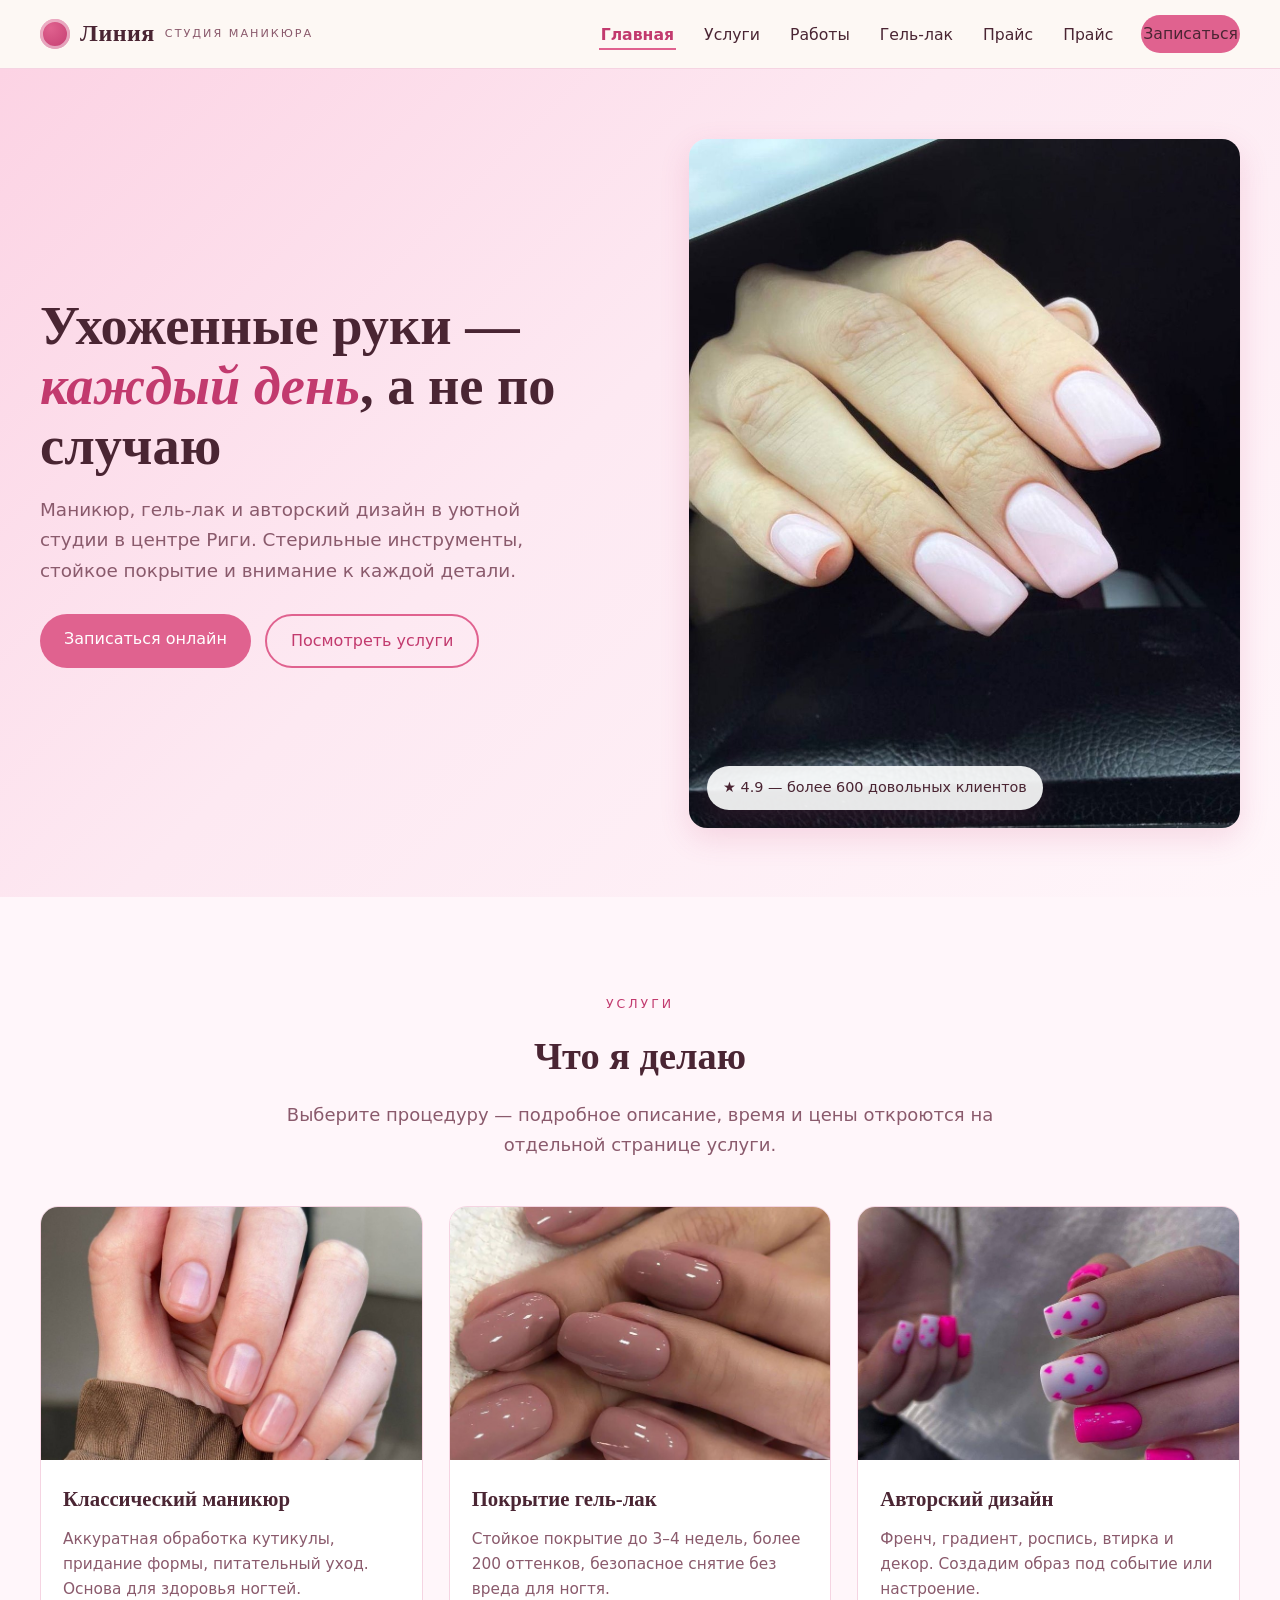
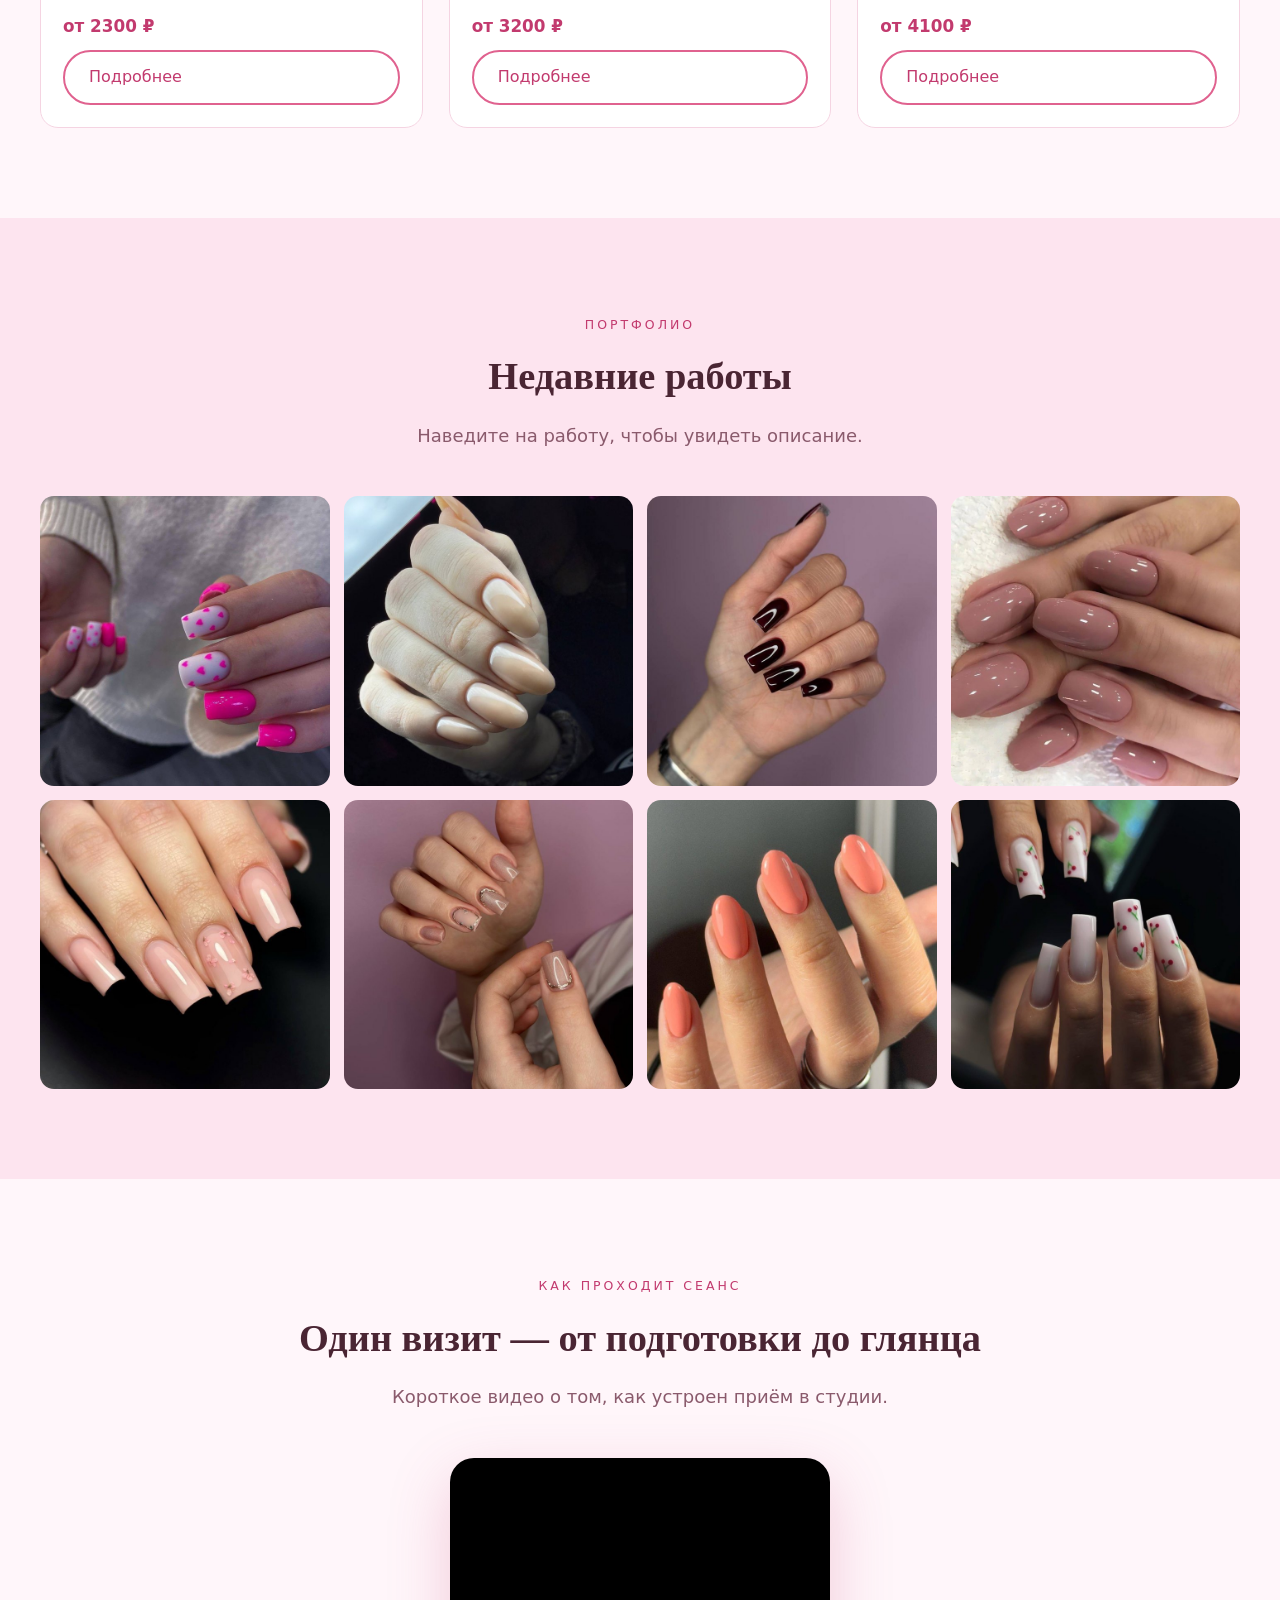
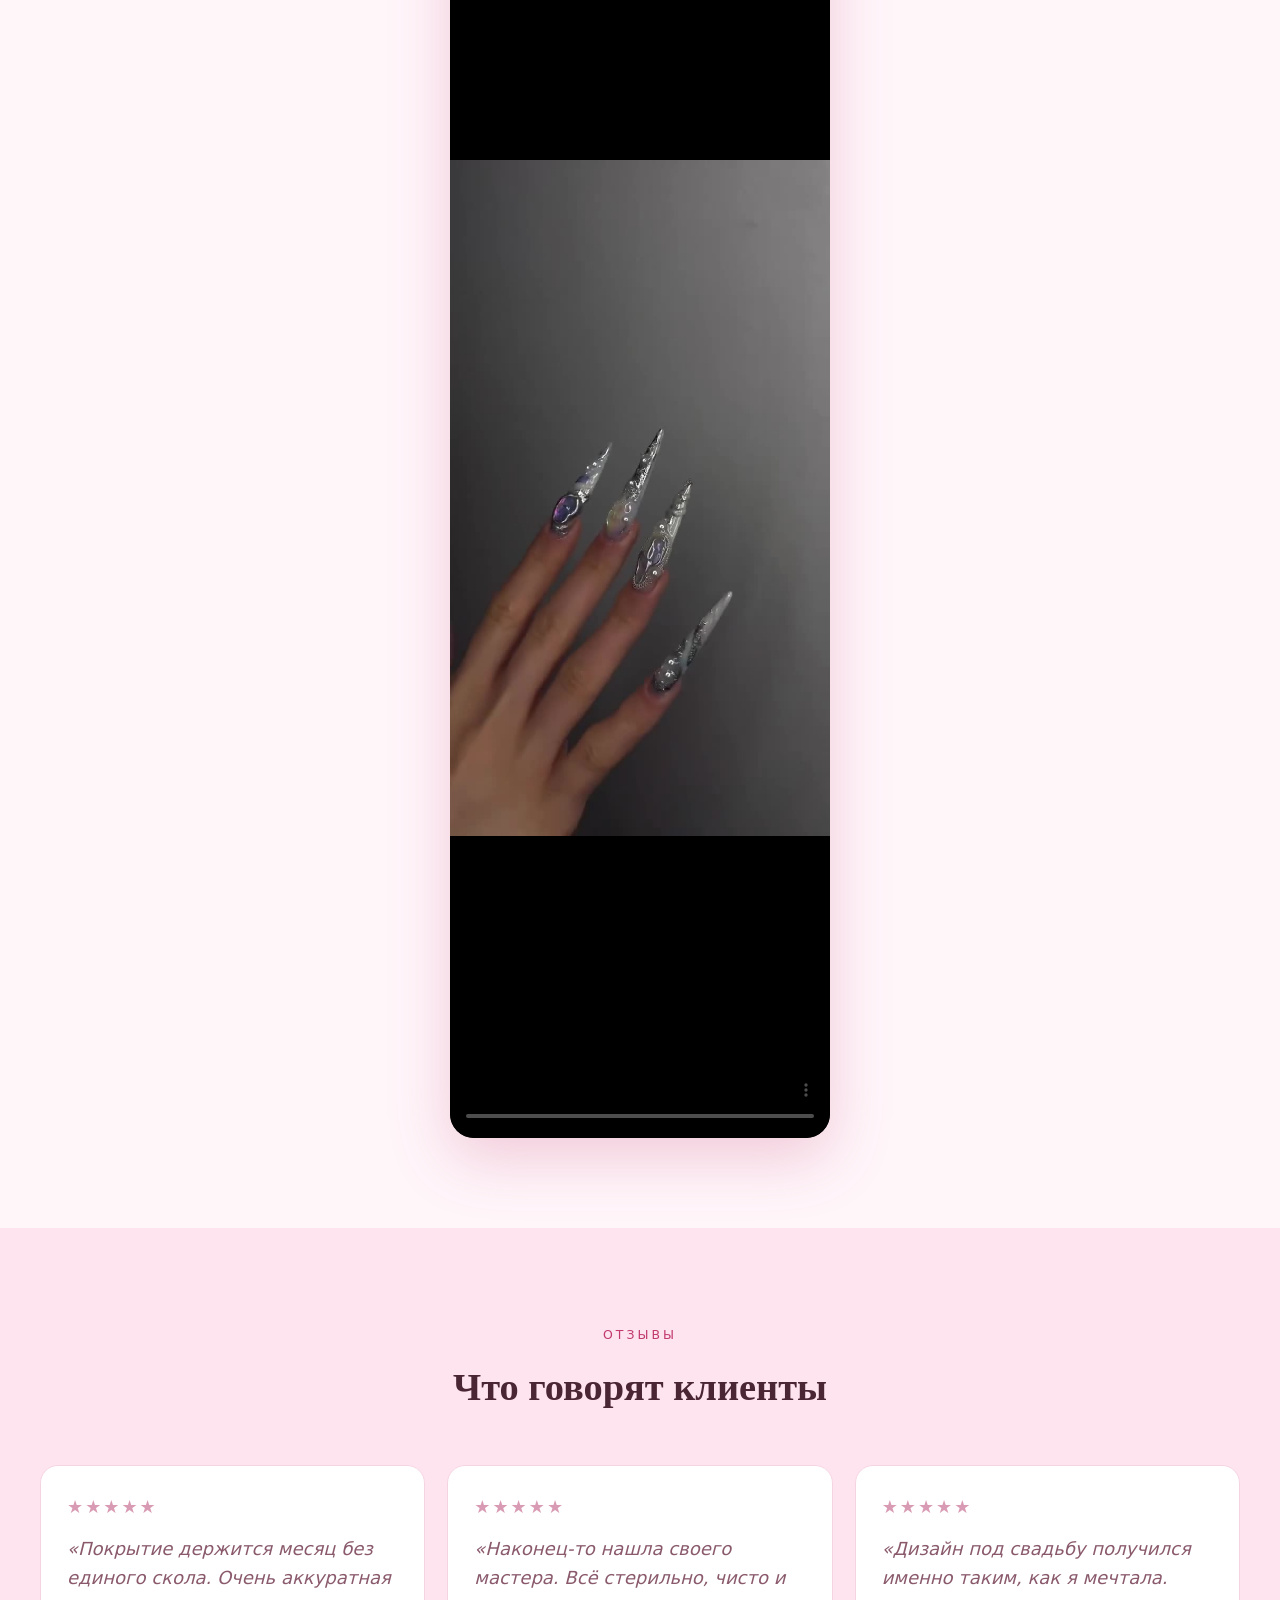
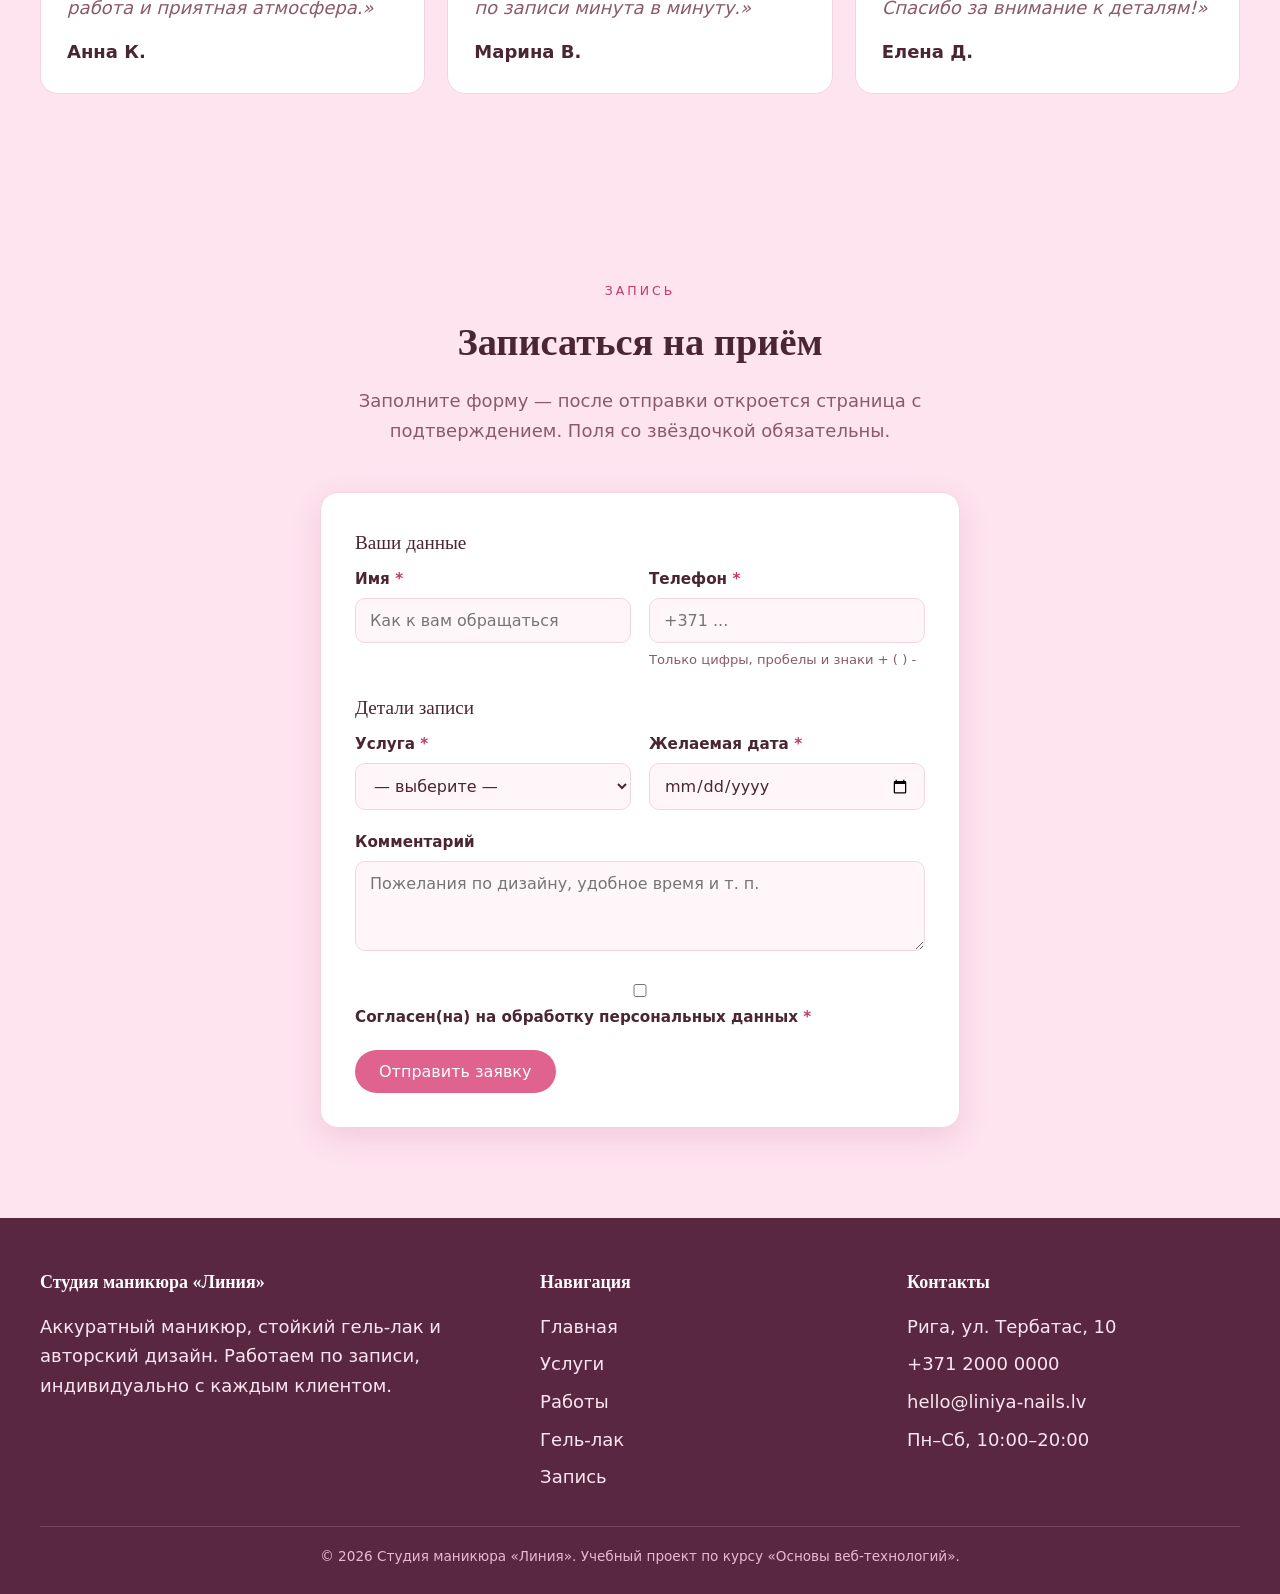
<file: index.html>
<!DOCTYPE html>
<html lang="ru">
<head>
  <meta charset="UTF-8">
  <meta name="viewport" content="width=device-width, initial-scale=1.0">
  <meta name="description" content="Студия маникюра «Линия» — аккуратный маникюр, гель-лак и дизайн ногтей. Запись онлайн, стерильные инструменты, опытный мастер.">
  <title>Студия маникюра «Линия» — маникюр, гель-лак и дизайн ногтей</title>
  <link rel="icon" href="img/favicon.svg" type="image/svg+xml">
  <link rel="stylesheet" href="css/style.css">
</head>
<body>
  <a class="skip-link" href="#main">Перейти к основному содержимому</a>

  <!-- ШАПКА (единая для всех страниц) -->
  <header class="site-header">
    <div class="header-inner">
      <a class="logo" href="index.html" aria-label="Студия маникюра Линия, на главную">
        <span class="mark" aria-hidden="true"></span>
        Линия<span class="sub">студия маникюра</span>
      </a>
      <nav class="nav" aria-label="Основное меню">
        <ul>
          <li><a href="index.html" aria-current="page">Главная</a></li>
          <li><a href="index.html#services">Услуги</a></li>
          <li><a href="index.html#portfolio">Работы</a></li>
          <li><a href="service.html">Гель-лак</a></li>
            <li><a href="price.html">Прайс</a></li>
          <li><a href="price.html">Прайс</a></li>
          <li><a href="index.html#booking" class="btn">Записаться</a></li>
        </ul>
      </nav>
    </div>
  </header>

  <main id="main">

    <!-- HERO -->
    <section class="hero">
      <div class="hero-inner">
        <div class="hero-text reveal">
          <h1>Ухоженные руки — <em>каждый день</em>, а не по случаю</h1>
          <p class="lead">Маникюр, гель-лак и авторский дизайн в уютной студии в центре Риги. Стерильные инструменты, стойкое покрытие и внимание к каждой детали.</p>
          <div class="hero-actions">
            <a href="#booking" class="btn">Записаться онлайн</a>
            <a href="#services" class="btn btn-ghost">Посмотреть услуги</a>
          </div>
        </div>
        <figure class="hero-figure">
          <img src="img/hero.jpg" alt="Иллюстрация ухоженной руки с аккуратным маникюром в розовых тонах">
          <figcaption class="hero-badge">★ 4.9 — более 600 довольных клиентов</figcaption>
        </figure>
      </div>
    </section>

    <!-- УСЛУГИ -->
    <section class="section" id="services">
      <div class="container">
        <div class="section-head">
          <span class="eyebrow">Услуги</span>
          <h2>Что я делаю</h2>
          <p>Выберите процедуру — подробное описание, время и цены откроются на отдельной странице услуги.</p>
        </div>
        <div class="cards">
          <article class="card reveal">
            <img src="img/svc-classic.jpg" alt="Классический маникюр: ухоженные ногти естественной формы">
            <div class="card-body">
              <h3>Классический маникюр</h3>
              <p>Аккуратная обработка кутикулы, придание формы, питательный уход. Основа для здоровья ногтей.</p>
              <span class="price">от 2300 ₽</span>
              <a href="service.html" class="btn btn-ghost">Подробнее</a>
            </div>
          </article>
          <article class="card reveal d1">
            <img src="img/svc-gel.jpg" alt="Маникюр с покрытием гель-лак насыщенного цвета">
            <div class="card-body">
              <h3>Покрытие гель-лак</h3>
              <p>Стойкое покрытие до 3–4 недель, более 200 оттенков, безопасное снятие без вреда для ногтя.</p>
              <span class="price">от 3200 ₽</span>
              <a href="service.html" class="btn btn-ghost">Подробнее</a>
            </div>
          </article>
          <article class="card reveal d2">
            <img src="img/svc-design.jpg" alt="Ногти с художественным дизайном и декором">
            <div class="card-body">
              <h3>Авторский дизайн</h3>
              <p>Френч, градиент, роспись, втирка и декор. Создадим образ под событие или настроение.</p>
              <span class="price">от 4100 ₽</span>
              <a href="service.html" class="btn btn-ghost">Подробнее</a>
            </div>
          </article>
        </div>
      </div>
    </section>

    <!-- ПОРТФОЛИО -->
    <section class="section alt" id="portfolio">
      <div class="container">
        <div class="section-head">
          <span class="eyebrow">Портфолио</span>
          <h2>Недавние работы</h2>
          <p>Наведите на работу, чтобы увидеть описание.</p>
        </div>
        <div class="gallery">
          <figure><img src="img/port-1.jpg" alt="Нежный розовый маникюр с глянцевым покрытием"><figcaption>Розовый глянец</figcaption></figure>
          <figure><img src="img/port-2.jpg" alt="Маникюр в золотисто-бежевых тонах"><figcaption>Тёплый беж</figcaption></figure>
          <figure><img src="img/port-3.jpg" alt="Маникюр в винном оттенке"><figcaption>Винный гель-лак</figcaption></figure>
          <figure><img src="img/port-4.jpg" alt="Пудровый розовый маникюр"><figcaption>Пудра</figcaption></figure>
          <figure><img src="img/port-5.jpg" alt="Светлый romantic-маникюр"><figcaption>Романтика</figcaption></figure>
          <figure><img src="img/port-6.jpg" alt="Приглушённый розово-коричневый оттенок"><figcaption>Мокко-роуз</figcaption></figure>
          <figure><img src="img/port-7.jpg" alt="Коралловый летний маникюр"><figcaption>Коралл</figcaption></figure>
          <figure><img src="img/port-8.jpg" alt="Глубокий ягодный оттенок ногтей"><figcaption>Ягода</figcaption></figure>
        </div>
      </div>
    </section>

    <!-- ВИДЕО (мультимедиа) -->
    <section class="section" id="video">
      <div class="container">
        <div class="section-head">
          <span class="eyebrow">Как проходит сеанс</span>
          <h2>Один визит — от подготовки до глянца</h2>
          <p>Короткое видео о том, как устроен приём в студии.</p>
        </div>
        <div class="video-wrap video-wrap--vertical">
          <video controls preload="metadata" poster="img/video-poster-main.jpg" width="720" height="1280">
            <source src="img/promo-main.mp4" type="video/mp4">
            Ваш браузер не поддерживает встроенное видео. Вы можете
            <a href="img/promo-main.mp4">скачать видео</a>.
          </video>
        </div>
      </div>
    </section>

    <!-- ОТЗЫВЫ -->
    <section class="section alt" id="reviews">
      <div class="container">
        <div class="section-head">
          <span class="eyebrow">Отзывы</span>
          <h2>Что говорят клиенты</h2>
        </div>
        <div class="reviews">
          <blockquote class="review reveal">
            <div class="stars" aria-label="Оценка 5 из 5">★★★★★</div>
            <p>«Покрытие держится месяц без единого скола. Очень аккуратная работа и приятная атмосфера.»</p>
            <div class="who">Анна К.</div>
          </blockquote>
          <blockquote class="review reveal d1">
            <div class="stars" aria-label="Оценка 5 из 5">★★★★★</div>
            <p>«Наконец-то нашла своего мастера. Всё стерильно, чисто и по записи минута в минуту.»</p>
            <div class="who">Марина В.</div>
          </blockquote>
          <blockquote class="review reveal d2">
            <div class="stars" aria-label="Оценка 5 из 5">★★★★★</div>
            <p>«Дизайн под свадьбу получился именно таким, как я мечтала. Спасибо за внимание к деталям!»</p>
            <div class="who">Елена Д.</div>
          </blockquote>
        </div>
      </div>
    </section>

    <!-- ФОРМА ЗАПИСИ -->
    <section class="section form-section" id="booking">
      <div class="container">
        <div class="section-head">
          <span class="eyebrow">Запись</span>
          <h2>Записаться на приём</h2>
          <p>Заполните форму — после отправки откроется страница с подтверждением. Поля со звёздочкой обязательны.</p>
        </div>
        <!-- При отправке переход на thanks.html. required-поля не дают отправить пустую форму -->
        <form class="booking-form" action="thanks.html" method="get">
          <fieldset>
            <legend>Ваши данные</legend>
            <div class="form-row">
              <div class="field">
                <label for="name">Имя <span class="req" aria-hidden="true">*</span></label>
                <input type="text" id="name" name="name" required minlength="2" autocomplete="given-name" placeholder="Как к вам обращаться">
              </div>
              <div class="field">
                <label for="phone">Телефон <span class="req" aria-hidden="true">*</span></label>
                <input type="tel" id="phone" name="phone" required pattern="[0-9+()\s-]{6,}" autocomplete="tel" placeholder="+371 ..." >
                <span class="hint">Только цифры, пробелы и знаки + ( ) -</span>
              </div>
            </div>
          </fieldset>

          <fieldset>
            <legend>Детали записи</legend>
            <div class="form-row">
              <div class="field">
                <label for="service">Услуга <span class="req" aria-hidden="true">*</span></label>
                <select id="service" name="service" required>
                  <option value="">— выберите —</option>
                  <option value="classic">Классический маникюр</option>
                  <option value="gel">Покрытие гель-лак</option>
                  <option value="design">Авторский дизайн</option>
                </select>
              </div>
              <div class="field">
                <label for="date">Желаемая дата <span class="req" aria-hidden="true">*</span></label>
                <input type="date" id="date" name="date" required>
              </div>
            </div>
            <div class="field">
              <label for="comment">Комментарий</label>
              <textarea id="comment" name="comment" placeholder="Пожелания по дизайну, удобное время и т. п."></textarea>
            </div>
            <div class="field">
              <label>
                <input type="checkbox" name="agree" required>
                Согласен(на) на обработку персональных данных <span class="req" aria-hidden="true">*</span>
              </label>
            </div>
          </fieldset>

          <button type="submit" class="btn">Отправить заявку</button>
        </form>
      </div>
    </section>

  </main>

  <!-- ПОДВАЛ (единый для всех страниц) -->
  <footer class="site-footer">
    <div class="container">
      <div class="footer-grid">
        <div>
          <h4>Студия маникюра «Линия»</h4>
          <p>Аккуратный маникюр, стойкий гель-лак и авторский дизайн. Работаем по записи, индивидуально с каждым клиентом.</p>
        </div>
        <div>
          <h4>Навигация</h4>
          <ul>
            <li><a href="index.html">Главная</a></li>
            <li><a href="index.html#services">Услуги</a></li>
            <li><a href="index.html#portfolio">Работы</a></li>
            <li><a href="service.html">Гель-лак</a></li>
            <li><a href="index.html#booking">Запись</a></li>
          </ul>
        </div>
        <div>
          <h4>Контакты</h4>
          <ul>
            <li>Рига, ул. Тербатас, 10</li>
            <li><a href="tel:+37120000000">+371 2000 0000</a></li>
            <li><a href="mailto:hello@liniya-nails.lv">hello@liniya-nails.lv</a></li>
            <li>Пн–Сб, 10:00–20:00</li>
          </ul>
        </div>
      </div>
      <div class="footer-bottom">
        © 2026 Студия маникюра «Линия». Учебный проект по курсу «Основы веб-технологий».
      </div>
    </div>
  </footer>

</body>
</html>
</file>
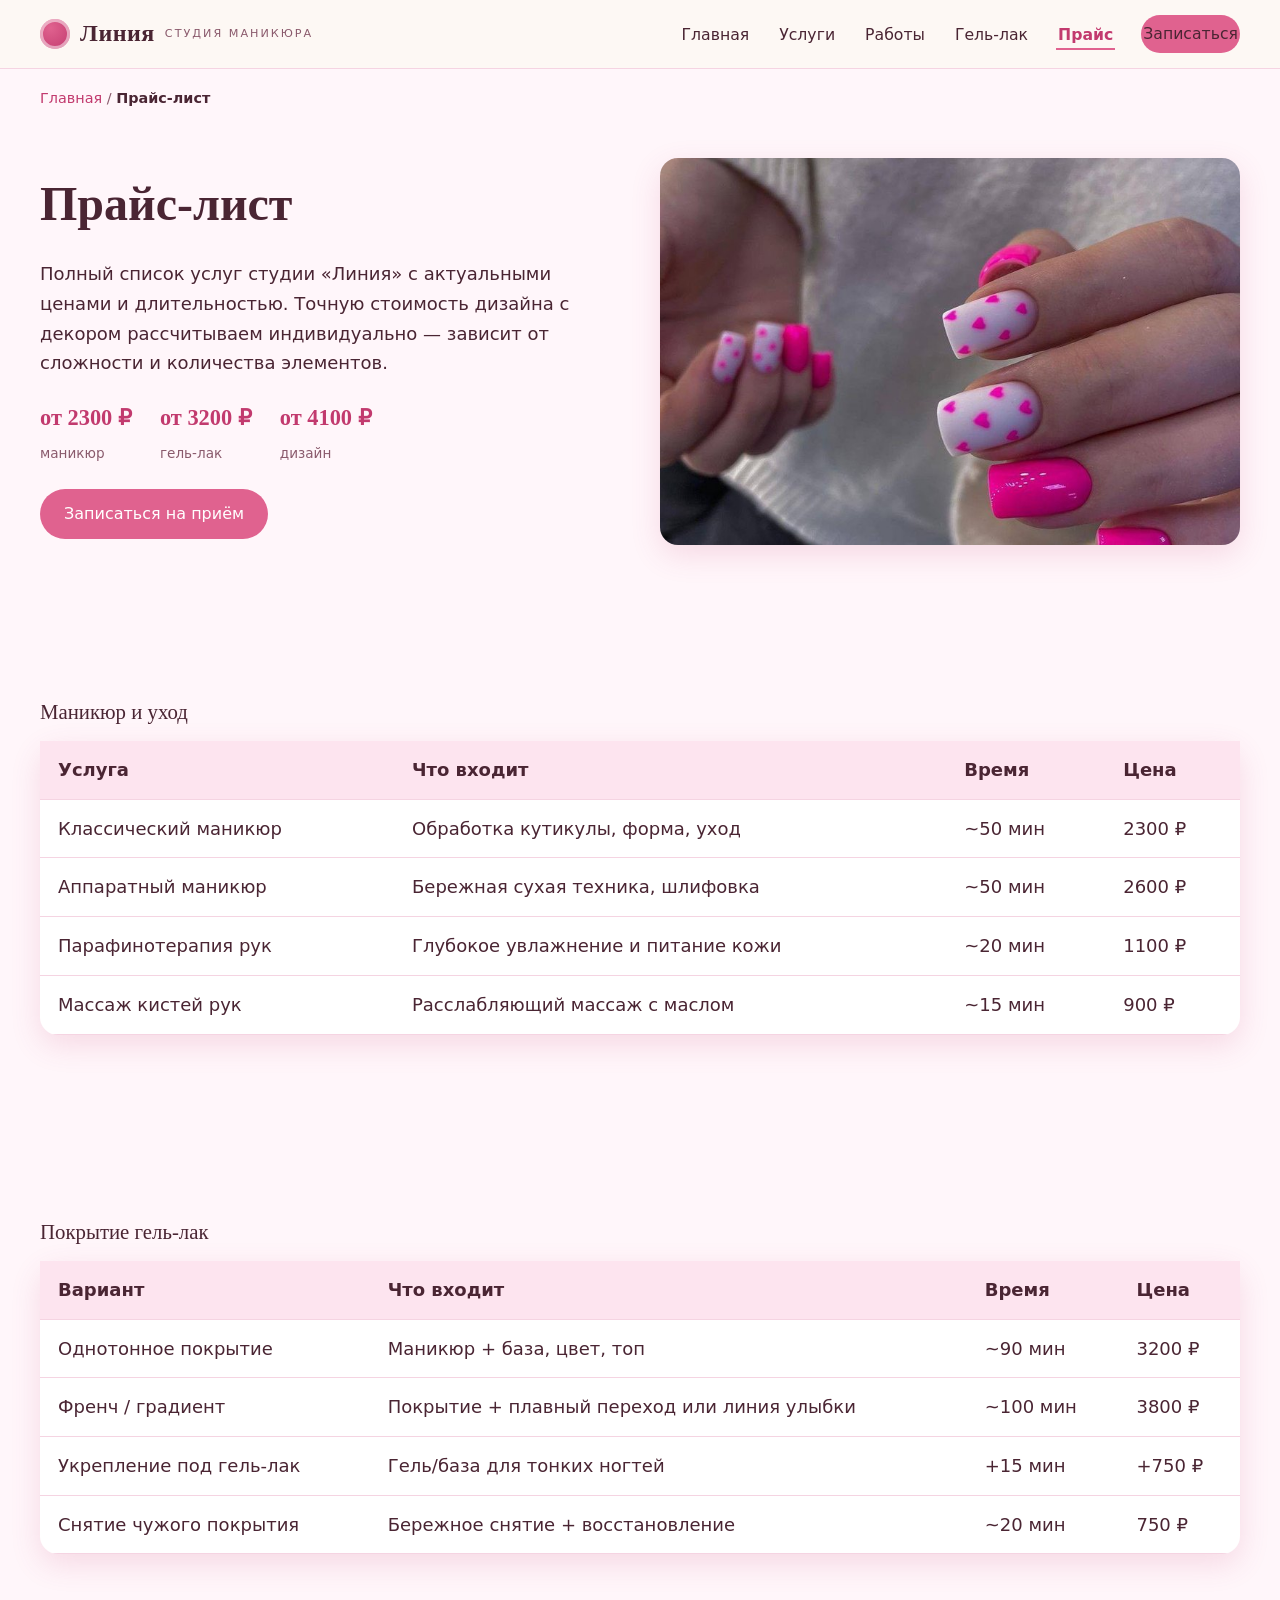
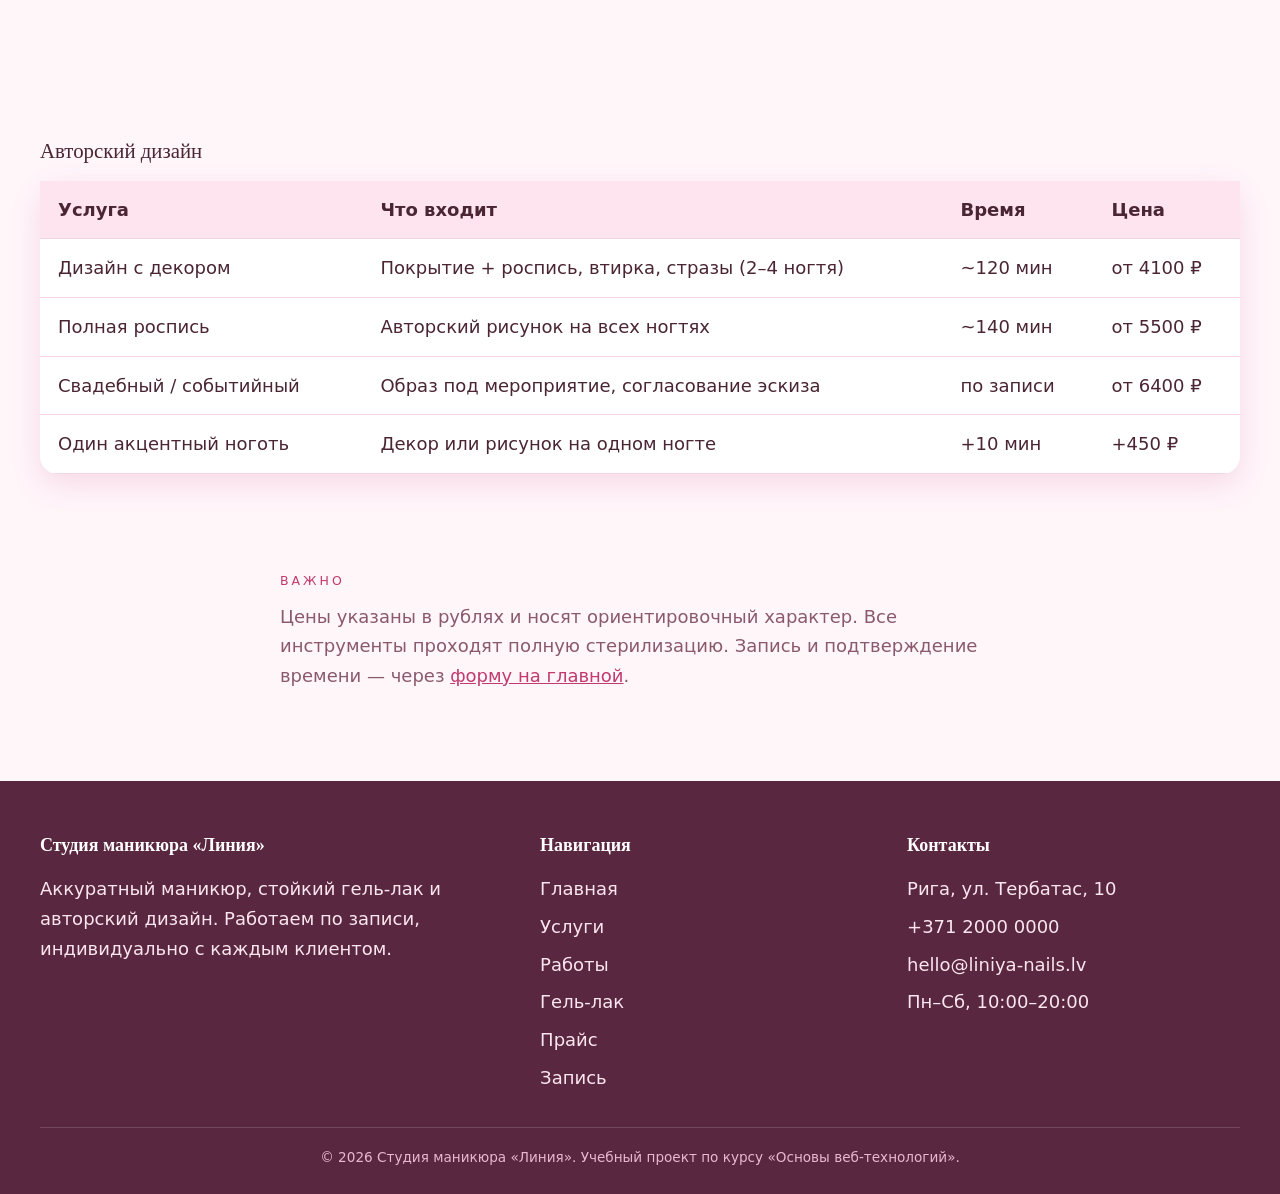
<file: price.html>
<!DOCTYPE html>
<html lang="ru">
<head>
  <meta charset="UTF-8">
  <meta name="viewport" content="width=device-width, initial-scale=1.0">
  <meta name="description" content="Полный прайс студии маникюра «Линия»: классический маникюр, гель-лак, авторский дизайн, уход и снятие. Актуальные цены и длительность процедур.">
  <title>Прайс-лист — Студия маникюра «Линия»</title>
  <link rel="icon" href="img/favicon.svg" type="image/svg+xml">
  <link rel="stylesheet" href="css/style.css">
</head>
<body>
  <a class="skip-link" href="#main">Перейти к основному содержимому</a>

  <!-- ШАПКА (единая) -->
  <header class="site-header">
    <div class="header-inner">
      <a class="logo" href="index.html" aria-label="Студия маникюра Линия, на главную">
        <span class="mark" aria-hidden="true"></span>
        Линия<span class="sub">студия маникюра</span>
      </a>
      <nav class="nav" aria-label="Основное меню">
        <ul>
          <li><a href="index.html">Главная</a></li>
          <li><a href="index.html#services">Услуги</a></li>
          <li><a href="index.html#portfolio">Работы</a></li>
          <li><a href="service.html">Гель-лак</a></li>
          <li><a href="price.html" aria-current="page">Прайс</a></li>
          <li><a href="index.html#booking" class="btn">Записаться</a></li>
        </ul>
      </nav>
    </div>
  </header>

  <main id="main">
    <div class="container">
      <!-- Хлебные крошки -->
      <nav class="breadcrumbs" aria-label="Хлебные крошки">
        <a href="index.html">Главная</a> /
        <span aria-current="page">Прайс-лист</span>
      </nav>

      <!-- Шапка страницы -->
      <section class="service-hero">
        <div class="reveal">
          <h1>Прайс-лист</h1>
          <p>Полный список услуг студии «Линия» с актуальными ценами и длительностью. Точную стоимость дизайна с декором рассчитываем индивидуально — зависит от сложности и количества элементов.</p>
          <div class="service-meta">
            <div><strong>от 2300 ₽</strong><span>маникюр</span></div>
            <div><strong>от 3200 ₽</strong><span>гель-лак</span></div>
            <div><strong>от 4100 ₽</strong><span>дизайн</span></div>
          </div>
          <a href="index.html#booking" class="btn">Записаться на приём</a>
        </div>
        <img src="img/svc-design.jpg" alt="Маникюр с ярким розовым дизайном и сердечками">
      </section>

      <!-- Маникюр и уход -->
      <section class="section">
        <table class="price-table">
          <caption>Маникюр и уход</caption>
          <thead>
            <tr><th scope="col">Услуга</th><th scope="col">Что входит</th><th scope="col">Время</th><th scope="col">Цена</th></tr>
          </thead>
          <tbody>
            <tr><td>Классический маникюр</td><td>Обработка кутикулы, форма, уход</td><td>~50 мин</td><td>2300 ₽</td></tr>
            <tr><td>Аппаратный маникюр</td><td>Бережная сухая техника, шлифовка</td><td>~50 мин</td><td>2600 ₽</td></tr>
            <tr><td>Парафинотерапия рук</td><td>Глубокое увлажнение и питание кожи</td><td>~20 мин</td><td>1100 ₽</td></tr>
            <tr><td>Массаж кистей рук</td><td>Расслабляющий массаж с маслом</td><td>~15 мин</td><td>900 ₽</td></tr>
          </tbody>
        </table>
      </section>

      <!-- Гель-лак -->
      <section class="section">
        <table class="price-table">
          <caption>Покрытие гель-лак</caption>
          <thead>
            <tr><th scope="col">Вариант</th><th scope="col">Что входит</th><th scope="col">Время</th><th scope="col">Цена</th></tr>
          </thead>
          <tbody>
            <tr><td>Однотонное покрытие</td><td>Маникюр + база, цвет, топ</td><td>~90 мин</td><td>3200 ₽</td></tr>
            <tr><td>Френч / градиент</td><td>Покрытие + плавный переход или линия улыбки</td><td>~100 мин</td><td>3800 ₽</td></tr>
            <tr><td>Укрепление под гель-лак</td><td>Гель/база для тонких ногтей</td><td>+15 мин</td><td>+750 ₽</td></tr>
            <tr><td>Снятие чужого покрытия</td><td>Бережное снятие + восстановление</td><td>~20 мин</td><td>750 ₽</td></tr>
          </tbody>
        </table>
      </section>

      <!-- Дизайн -->
      <section class="section">
        <table class="price-table">
          <caption>Авторский дизайн</caption>
          <thead>
            <tr><th scope="col">Услуга</th><th scope="col">Что входит</th><th scope="col">Время</th><th scope="col">Цена</th></tr>
          </thead>
          <tbody>
            <tr><td>Дизайн с декором</td><td>Покрытие + роспись, втирка, стразы (2–4 ногтя)</td><td>~120 мин</td><td>от 4100 ₽</td></tr>
            <tr><td>Полная роспись</td><td>Авторский рисунок на всех ногтях</td><td>~140 мин</td><td>от 5500 ₽</td></tr>
            <tr><td>Свадебный / событийный</td><td>Образ под мероприятие, согласование эскиза</td><td>по записи</td><td>от 6400 ₽</td></tr>
            <tr><td>Один акцентный ноготь</td><td>Декор или рисунок на одном ногте</td><td>+10 мин</td><td>+450 ₽</td></tr>
          </tbody>
        </table>
      </section>

      <!-- Примечание -->
      <section class="section" style="padding-top:0;">
        <div class="section-head" style="text-align:left;margin-bottom:0;">
          <span class="eyebrow">Важно</span>
          <p>Цены указаны в рублях и носят ориентировочный характер. Все инструменты проходят полную стерилизацию. Запись и подтверждение времени — через <a href="index.html#booking">форму на главной</a>.</p>
        </div>
      </section>
    </div>
  </main>

  <!-- ПОДВАЛ (единый) -->
  <footer class="site-footer">
    <div class="container">
      <div class="footer-grid">
        <div>
          <h4>Студия маникюра «Линия»</h4>
          <p>Аккуратный маникюр, стойкий гель-лак и авторский дизайн. Работаем по записи, индивидуально с каждым клиентом.</p>
        </div>
        <div>
          <h4>Навигация</h4>
          <ul>
            <li><a href="index.html">Главная</a></li>
            <li><a href="index.html#services">Услуги</a></li>
            <li><a href="index.html#portfolio">Работы</a></li>
            <li><a href="service.html">Гель-лак</a></li>
            <li><a href="price.html">Прайс</a></li>
            <li><a href="index.html#booking">Запись</a></li>
          </ul>
        </div>
        <div>
          <h4>Контакты</h4>
          <ul>
            <li>Рига, ул. Тербатас, 10</li>
            <li><a href="tel:+37120000000">+371 2000 0000</a></li>
            <li><a href="mailto:hello@liniya-nails.lv">hello@liniya-nails.lv</a></li>
            <li>Пн–Сб, 10:00–20:00</li>
          </ul>
        </div>
      </div>
      <div class="footer-bottom">
        © 2026 Студия маникюра «Линия». Учебный проект по курсу «Основы веб-технологий».
      </div>
    </div>
  </footer>

</body>
</html>
</file>
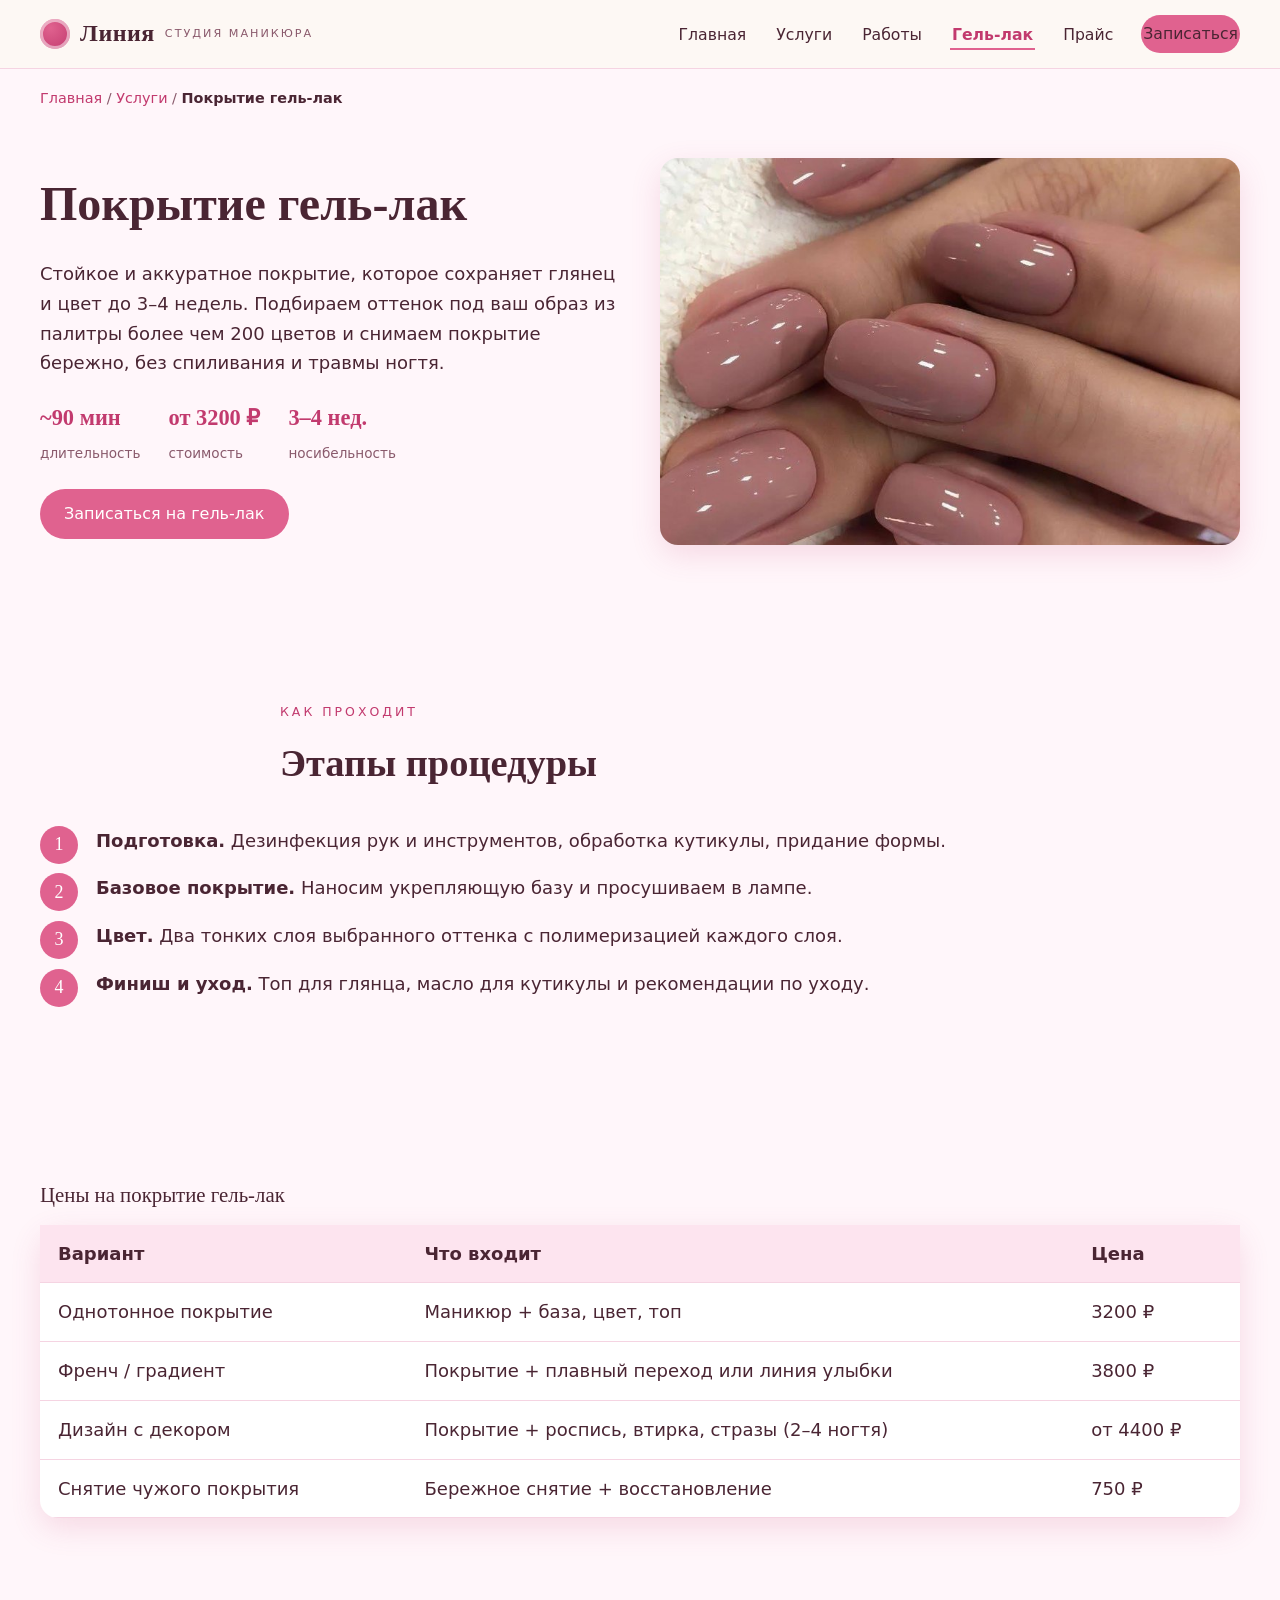
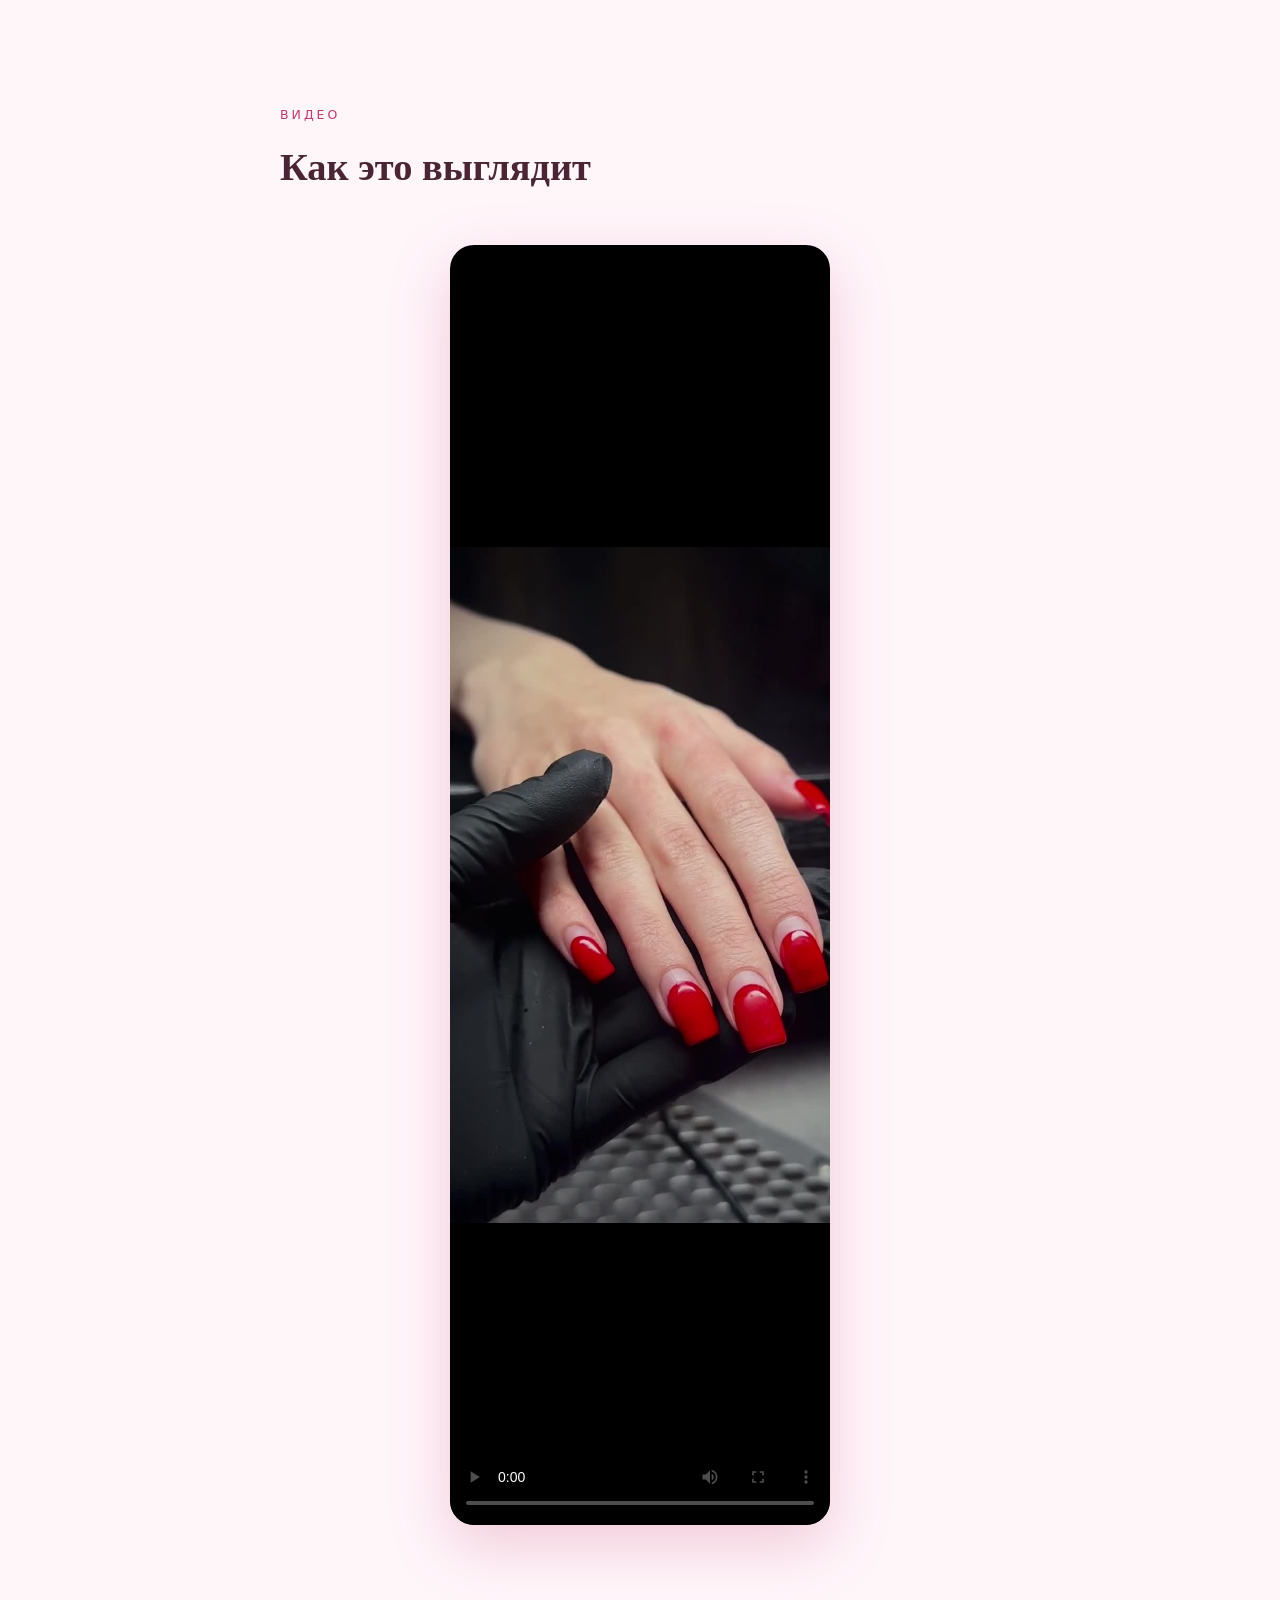
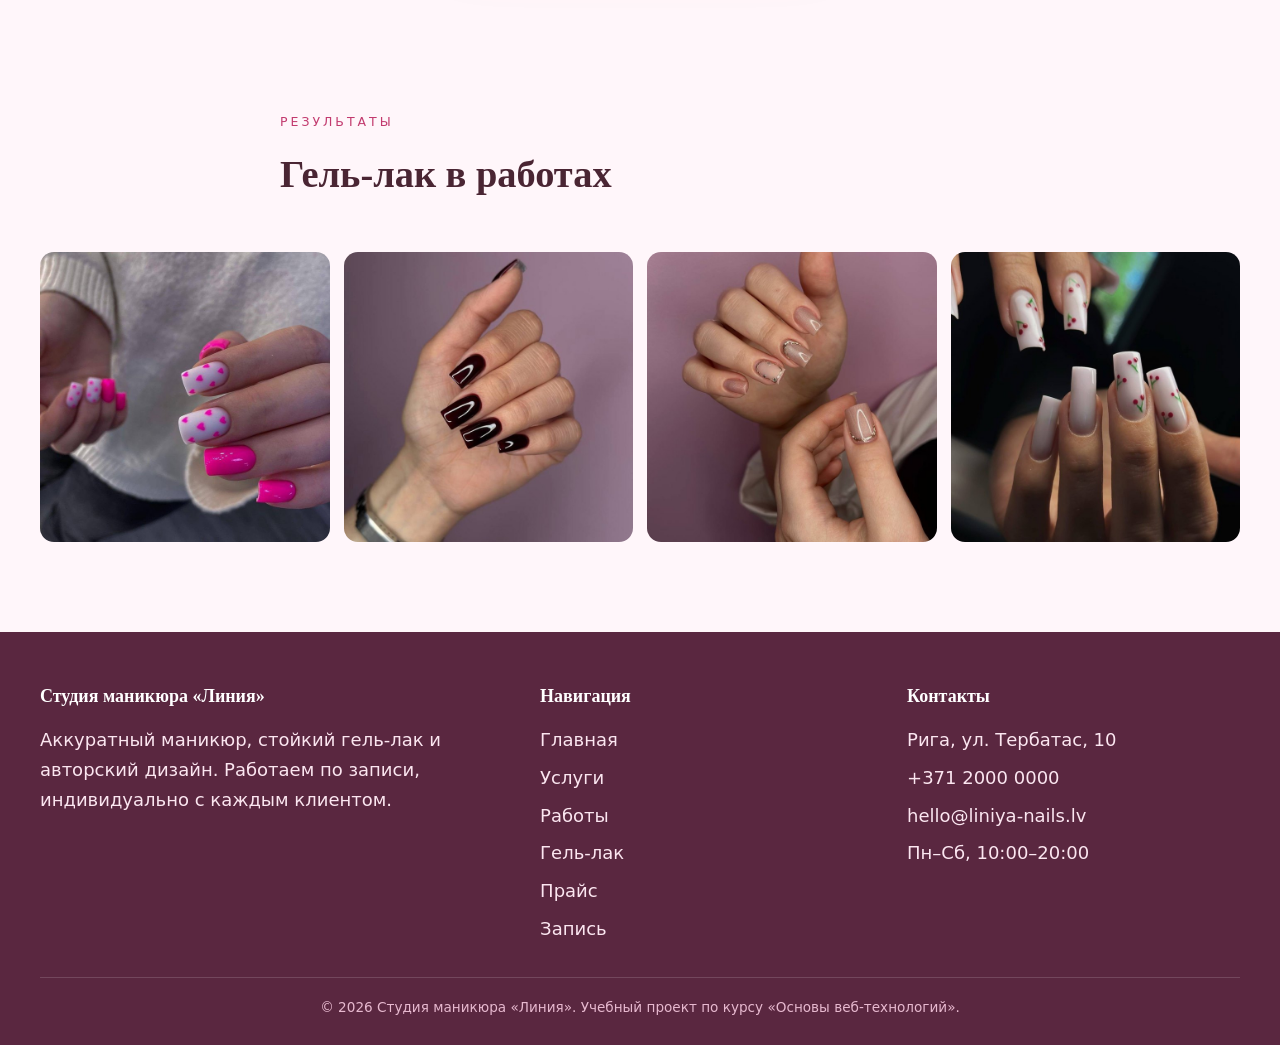
<file: service.html>
<!DOCTYPE html>
<html lang="ru">
<head>
  <meta charset="UTF-8">
  <meta name="viewport" content="width=device-width, initial-scale=1.0">
  <meta name="description" content="Покрытие гель-лак в студии «Линия»: стойкость до 4 недель, более 200 оттенков, бережное снятие. Описание процедуры, этапы, цены и запись.">
  <title>Покрытие гель-лак — Студия маникюра «Линия»</title>
  <link rel="icon" href="img/favicon.svg" type="image/svg+xml">
  <link rel="stylesheet" href="css/style.css">
</head>
<body>
  <a class="skip-link" href="#main">Перейти к основному содержимому</a>

  <!-- ШАПКА (единая) -->
  <header class="site-header">
    <div class="header-inner">
      <a class="logo" href="index.html" aria-label="Студия маникюра Линия, на главную">
        <span class="mark" aria-hidden="true"></span>
        Линия<span class="sub">студия маникюра</span>
      </a>
      <nav class="nav" aria-label="Основное меню">
        <ul>
          <li><a href="index.html">Главная</a></li>
          <li><a href="index.html#services">Услуги</a></li>
          <li><a href="index.html#portfolio">Работы</a></li>
          <li><a href="service.html" aria-current="page">Гель-лак</a></li>
          <li><a href="price.html">Прайс</a></li>
          <li><a href="index.html#booking" class="btn">Записаться</a></li>
        </ul>
      </nav>
    </div>
  </header>

  <main id="main">
    <div class="container">
      <!-- Хлебные крошки -->
      <nav class="breadcrumbs" aria-label="Хлебные крошки">
        <a href="index.html">Главная</a> /
        <a href="index.html#services">Услуги</a> /
        <span aria-current="page">Покрытие гель-лак</span>
      </nav>

      <!-- Карточка услуги -->
      <section class="service-hero">
        <div class="reveal">
          <h1>Покрытие гель-лак</h1>
          <p>Стойкое и аккуратное покрытие, которое сохраняет глянец и цвет до 3–4 недель. Подбираем оттенок под ваш образ из палитры более чем 200 цветов и снимаем покрытие бережно, без спиливания и травмы ногтя.</p>
          <div class="service-meta">
            <div><strong>~90 мин</strong><span>длительность</span></div>
            <div><strong>от 3200 ₽</strong><span>стоимость</span></div>
            <div><strong>3–4 нед.</strong><span>носибельность</span></div>
          </div>
          <a href="index.html#booking" class="btn">Записаться на гель-лак</a>
        </div>
        <img src="img/svc-gel.jpg" alt="Маникюр с покрытием гель-лак насыщенного розового оттенка">
      </section>

      <!-- Этапы процедуры -->
      <section class="section">
        <div class="section-head" style="text-align:left;margin-bottom:30px;">
          <span class="eyebrow">Как проходит</span>
          <h2>Этапы процедуры</h2>
        </div>
        <ol class="steps">
          <li class="reveal"><strong>Подготовка.</strong> Дезинфекция рук и инструментов, обработка кутикулы, придание формы.</li>
          <li class="reveal d1"><strong>Базовое покрытие.</strong> Наносим укрепляющую базу и просушиваем в лампе.</li>
          <li class="reveal d2"><strong>Цвет.</strong> Два тонких слоя выбранного оттенка с полимеризацией каждого слоя.</li>
          <li class="reveal d3"><strong>Финиш и уход.</strong> Топ для глянца, масло для кутикулы и рекомендации по уходу.</li>
        </ol>
      </section>

      <!-- Прайс-таблица -->
      <section class="section">
        <table class="price-table">
          <caption>Цены на покрытие гель-лак</caption>
          <thead>
            <tr><th scope="col">Вариант</th><th scope="col">Что входит</th><th scope="col">Цена</th></tr>
          </thead>
          <tbody>
            <tr><td>Однотонное покрытие</td><td>Маникюр + база, цвет, топ</td><td>3200 ₽</td></tr>
            <tr><td>Френч / градиент</td><td>Покрытие + плавный переход или линия улыбки</td><td>3800 ₽</td></tr>
            <tr><td>Дизайн с декором</td><td>Покрытие + роспись, втирка, стразы (2–4 ногтя)</td><td>от 4400 ₽</td></tr>
            <tr><td>Снятие чужого покрытия</td><td>Бережное снятие + восстановление</td><td>750 ₽</td></tr>
          </tbody>
        </table>
      </section>

      <!-- Видео процедуры -->
      <section class="section">
        <div class="section-head" style="text-align:left;">
          <span class="eyebrow">Видео</span>
          <h2>Как это выглядит</h2>
        </div>
        <div class="video-wrap video-wrap--vertical">
          <video controls preload="metadata" poster="img/video-poster.jpg" width="720" height="1280">
            <source src="img/promo.mp4" type="video/mp4">
            Ваш браузер не поддерживает видео. <a href="img/promo.mp4">Скачать видео</a>.
          </video>
        </div>
      </section>

      <!-- Мини-галерея результатов -->
      <section class="section">
        <div class="section-head" style="text-align:left;">
          <span class="eyebrow">Результаты</span>
          <h2>Гель-лак в работах</h2>
        </div>
        <div class="gallery">
          <figure><img src="img/port-1.jpg" alt="Результат покрытия гель-лак, розовый глянец"><figcaption>Розовый глянец</figcaption></figure>
          <figure><img src="img/port-3.jpg" alt="Результат покрытия гель-лак, винный оттенок"><figcaption>Винный</figcaption></figure>
          <figure><img src="img/port-6.jpg" alt="Результат покрытия гель-лак, мокко-роуз"><figcaption>Мокко-роуз</figcaption></figure>
          <figure><img src="img/port-8.jpg" alt="Результат покрытия гель-лак, ягодный оттенок"><figcaption>Ягода</figcaption></figure>
        </div>
      </section>
    </div>
  </main>

  <!-- ПОДВАЛ (единый) -->
  <footer class="site-footer">
    <div class="container">
      <div class="footer-grid">
        <div>
          <h4>Студия маникюра «Линия»</h4>
          <p>Аккуратный маникюр, стойкий гель-лак и авторский дизайн. Работаем по записи, индивидуально с каждым клиентом.</p>
        </div>
        <div>
          <h4>Навигация</h4>
          <ul>
            <li><a href="index.html">Главная</a></li>
            <li><a href="index.html#services">Услуги</a></li>
            <li><a href="index.html#portfolio">Работы</a></li>
            <li><a href="service.html">Гель-лак</a></li>
            <li><a href="price.html">Прайс</a></li>
            <li><a href="index.html#booking">Запись</a></li>
          </ul>
        </div>
        <div>
          <h4>Контакты</h4>
          <ul>
            <li>Рига, ул. Тербатас, 10</li>
            <li><a href="tel:+37120000000">+371 2000 0000</a></li>
            <li><a href="mailto:hello@liniya-nails.lv">hello@liniya-nails.lv</a></li>
            <li>Пн–Сб, 10:00–20:00</li>
          </ul>
        </div>
      </div>
      <div class="footer-bottom">
        © 2026 Студия маникюра «Линия». Учебный проект по курсу «Основы веб-технологий».
      </div>
    </div>
  </footer>

</body>
</html>
</file>
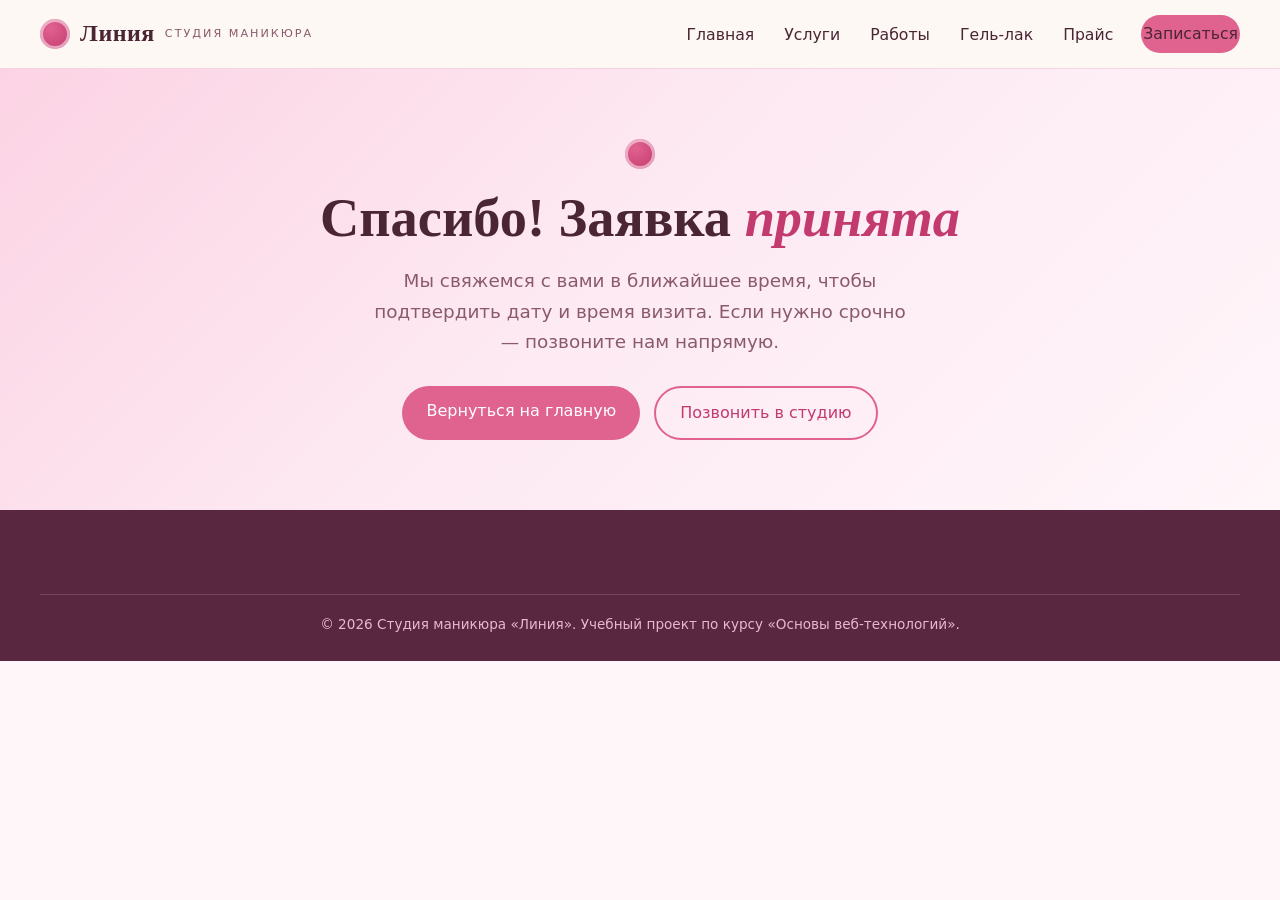
<file: thanks.html>
<!DOCTYPE html>
<html lang="ru">
<head>
  <meta charset="UTF-8">
  <meta name="viewport" content="width=device-width, initial-scale=1.0">
  <meta name="description" content="Заявка на запись в студию маникюра «Линия» принята. Мы свяжемся с вами для подтверждения времени.">
  <title>Заявка отправлена — Студия маникюра «Линия»</title>
  <link rel="icon" href="img/favicon.svg" type="image/svg+xml">
  <link rel="stylesheet" href="css/style.css">
</head>
<body>
  <a class="skip-link" href="#main">Перейти к основному содержимому</a>

  <header class="site-header">
    <div class="header-inner">
      <a class="logo" href="index.html" aria-label="Студия маникюра Линия, на главную">
        <span class="mark" aria-hidden="true"></span>
        Линия<span class="sub">студия маникюра</span>
      </a>
      <nav class="nav" aria-label="Основное меню">
        <ul>
          <li><a href="index.html">Главная</a></li>
          <li><a href="index.html#services">Услуги</a></li>
          <li><a href="index.html#portfolio">Работы</a></li>
          <li><a href="service.html">Гель-лак</a></li>
          <li><a href="price.html">Прайс</a></li>
          <li><a href="index.html#booking" class="btn">Записаться</a></li>
        </ul>
      </nav>
    </div>
  </header>

  <main id="main">
    <section class="hero">
      <div class="hero-inner" style="grid-template-columns:1fr;text-align:center;justify-items:center;">
        <div class="reveal">
          <div class="logo" style="justify-content:center;margin-bottom:20px;">
            <span class="mark" aria-hidden="true"></span>
          </div>
          <h1>Спасибо! Заявка <em>принята</em></h1>
          <p class="lead" style="margin-inline:auto;">Мы свяжемся с вами в ближайшее время, чтобы подтвердить дату и время визита. Если нужно срочно — позвоните нам напрямую.</p>
          <div class="hero-actions" style="justify-content:center;">
            <a href="index.html" class="btn">Вернуться на главную</a>
            <a href="tel:+37120000000" class="btn btn-ghost">Позвонить в студию</a>
          </div>
        </div>
      </div>
    </section>
  </main>

  <footer class="site-footer">
    <div class="container">
      <div class="footer-bottom">
        © 2026 Студия маникюра «Линия». Учебный проект по курсу «Основы веб-технологий».
      </div>
    </div>
  </footer>

</body>
</html>
</file>
<file: css/style.css>
/* ============================================================
   Студия маникюра «Линия» — основные стили
   Чистый CSS, без библиотек. Адаптив: 3 брейкпоинта.
   ============================================================ */

:root {
  --bg: #fff6fa;
  --bg-soft: #fde4ef;
  --ink: #4a2533;
  --ink-soft: #8a5a6c;
  --accent: #e0628f;
  --accent-dark: #c23a6e;
  --gold: #d99bb3;
  --white: #ffffff;
  --line: #f5d4e2;
  --shadow: 0 10px 30px rgba(200, 70, 120, 0.16);
  --radius: 18px;
  --maxw: 1140px;
  --font-display: Georgia, "Times New Roman", serif;
  --font-body: "Trebuchet MS", "Segoe UI", system-ui, sans-serif;
}

* { box-sizing: border-box; margin: 0; padding: 0; }

html { scroll-behavior: smooth; }

body {
  font-family: var(--font-body);
  color: var(--ink);
  background: var(--bg);
  line-height: 1.65;
  font-size: 17px;
}

img { max-width: 100%; display: block; height: auto; }

a { color: var(--accent-dark); }

.container {
  width: 100%;
  max-width: var(--maxw);
  margin: 0 auto;
  padding: 0 20px;
}

/* Доступность: видимый фокус и «скрытая» ссылка перехода к контенту */
:focus-visible {
  outline: 3px solid var(--accent);
  outline-offset: 2px;
}

.skip-link {
  position: absolute;
  left: -999px;
  top: 0;
  background: var(--accent-dark);
  color: #fff;
  padding: 10px 16px;
  z-index: 1000;
  border-radius: 0 0 8px 0;
}
.skip-link:focus { left: 0; }

.visually-hidden {
  position: absolute;
  width: 1px; height: 1px;
  overflow: hidden;
  clip: rect(0 0 0 0);
  white-space: nowrap;
}

/* ---------------- Шапка ---------------- */
.site-header {
  position: sticky;
  top: 0;
  z-index: 100;
  background: rgba(253, 248, 244, 0.92);
  backdrop-filter: blur(8px);
  border-bottom: 1px solid var(--line);
}
.header-inner {
  display: flex;
  align-items: center;
  justify-content: space-between;
  gap: 16px;
  padding: 14px 20px;
  max-width: var(--maxw);
  margin: 0 auto;
}
.logo {
  font-family: var(--font-display);
  font-size: 1.5rem;
  font-weight: bold;
  letter-spacing: 0.5px;
  color: var(--ink);
  text-decoration: none;
  display: flex;
  align-items: center;
  gap: 10px;
}
.logo .mark {
  display: inline-block;
  width: 30px; height: 30px;
  border-radius: 50%;
  background: radial-gradient(circle at 35% 30%, var(--accent), var(--accent-dark));
  box-shadow: inset 0 0 0 3px rgba(255,255,255,.5);
}
.logo span.sub { font-family: var(--font-body); font-size: .7rem; color: var(--ink-soft); font-weight: normal; letter-spacing: 2px; text-transform: uppercase; }

.nav ul {
  list-style: none;
  display: flex;
  gap: 26px;
  align-items: center;
}
.nav a {
  text-decoration: none;
  color: var(--ink);
  font-size: .98rem;
  padding: 6px 2px;
  position: relative;
}
.nav a::after {
  content: "";
  position: absolute;
  left: 0; bottom: 0;
  width: 0; height: 2px;
  background: var(--accent);
  transition: width .3s ease;
}
.nav a:hover::after, .nav a:focus-visible::after,
.nav a[aria-current="page"]::after { width: 100%; }
.nav a[aria-current="page"] { color: var(--accent-dark); font-weight: bold; }

.btn {
  display: inline-block;
  background: var(--accent);
  color: #fff;
  text-decoration: none;
  padding: 12px 24px;
  border-radius: 40px;
  border: none;
  font-size: 1rem;
  cursor: pointer;
  transition: transform .25s ease, background .25s ease, box-shadow .25s ease;
  font-family: var(--font-body);
}
.btn:hover, .btn:focus-visible {
  background: var(--accent-dark);
  transform: translateY(-2px);
  box-shadow: 0 8px 18px rgba(143, 74, 89, 0.35);
}
.btn-ghost {
  background: transparent;
  color: var(--accent-dark);
  border: 2px solid var(--accent);
}
.btn-ghost:hover, .btn-ghost:focus-visible {
  background: var(--accent);
  color: #fff;
}

/* ---------------- Hero ---------------- */
.hero {
  position: relative;
  overflow: hidden;
  background: linear-gradient(135deg, #fcd3e4 0%, #fde9f2 45%, var(--bg) 100%);
}
.hero-inner {
  display: grid;
  grid-template-columns: 1.05fr 0.95fr;
  gap: 40px;
  align-items: center;
  padding: 70px 20px;
  max-width: var(--maxw);
  margin: 0 auto;
}
.hero h1 {
  font-family: var(--font-display);
  font-size: clamp(2.1rem, 5vw, 3.4rem);
  line-height: 1.1;
  margin-bottom: 18px;
  color: var(--ink);
}
.hero h1 em { color: var(--accent-dark); font-style: italic; }
.hero p.lead {
  font-size: 1.15rem;
  color: var(--ink-soft);
  margin-bottom: 28px;
  max-width: 30em;
}
.hero-actions { display: flex; gap: 14px; flex-wrap: wrap; }
.hero-figure {
  position: relative;
  border-radius: var(--radius);
  overflow: hidden;
  box-shadow: var(--shadow);
  aspect-ratio: 4 / 5;
  animation: floatIn 1s ease both;
}
.hero-figure img { width: 100%; height: 100%; object-fit: cover; }
.hero-badge {
  position: absolute;
  bottom: 18px; left: 18px;
  background: rgba(255,255,255,.9);
  padding: 10px 16px;
  border-radius: 30px;
  font-size: .9rem;
  box-shadow: var(--shadow);
}

/* Анимации появления */
@keyframes floatIn {
  from { opacity: 0; transform: translateY(30px) scale(.98); }
  to   { opacity: 1; transform: translateY(0) scale(1); }
}
@keyframes fadeUp {
  from { opacity: 0; transform: translateY(24px); }
  to   { opacity: 1; transform: translateY(0); }
}
.reveal { animation: fadeUp .8s ease both; }
.reveal.d1 { animation-delay: .12s; }
.reveal.d2 { animation-delay: .24s; }
.reveal.d3 { animation-delay: .36s; }

/* ---------------- Секции ---------------- */
.section { padding: 70px 0; }
.section.alt { background: var(--bg-soft); }
.section-head { text-align: center; max-width: 40em; margin: 0 auto 46px; }
.section-head h2 {
  font-family: var(--font-display);
  font-size: clamp(1.7rem, 3.5vw, 2.4rem);
  margin-bottom: 12px;
}
.section-head .eyebrow {
  display: inline-block;
  color: var(--accent-dark);
  letter-spacing: 3px;
  text-transform: uppercase;
  font-size: .78rem;
  margin-bottom: 10px;
}
.section-head p { color: var(--ink-soft); }

/* Карточки услуг */
.cards {
  display: grid;
  grid-template-columns: repeat(3, 1fr);
  gap: 26px;
}
.card {
  background: var(--white);
  border: 1px solid var(--line);
  border-radius: var(--radius);
  overflow: hidden;
  transition: transform .3s ease, box-shadow .3s ease;
  display: flex;
  flex-direction: column;
}
.card:hover { transform: translateY(-6px); box-shadow: var(--shadow); }
.card img { width: 100%; aspect-ratio: 3/2; object-fit: cover; }
.card-body { padding: 22px; display: flex; flex-direction: column; gap: 10px; flex: 1; }
.card-body h3 { font-family: var(--font-display); font-size: 1.3rem; }
.card-body p { color: var(--ink-soft); font-size: .96rem; flex: 1; }
.price { font-weight: bold; color: var(--accent-dark); font-size: 1.05rem; }

/* Галерея портфолио */
.gallery {
  display: grid;
  grid-template-columns: repeat(4, 1fr);
  gap: 14px;
}
.gallery figure {
  position: relative;
  overflow: hidden;
  border-radius: 14px;
  aspect-ratio: 1/1;
}
.gallery img {
  width: 100%; height: 100%;
  object-fit: cover;
  transition: transform .5s ease;
}
.gallery figure:hover img { transform: scale(1.08); }
.gallery figcaption {
  position: absolute;
  inset: auto 0 0 0;
  background: linear-gradient(transparent, rgba(58,46,42,.75));
  color: #fff;
  padding: 24px 12px 10px;
  font-size: .85rem;
  opacity: 0;
  transition: opacity .3s ease;
}
.gallery figure:hover figcaption,
.gallery figure:focus-within figcaption { opacity: 1; }

/* Видео */
.video-wrap {
  max-width: 820px;
  margin: 0 auto;
  border-radius: var(--radius);
  overflow: hidden;
  box-shadow: var(--shadow);
  background: #000;
}
.video-wrap video { width: 100%; display: block; }

/* Отзывы */
.reviews { display: grid; grid-template-columns: repeat(3, 1fr); gap: 22px; }
.review {
  background: var(--white);
  border-radius: var(--radius);
  padding: 26px;
  border: 1px solid var(--line);
}
.review p { font-style: italic; color: var(--ink-soft); margin-bottom: 14px; }
.review .who { font-weight: bold; color: var(--ink); }
.stars { color: var(--gold); letter-spacing: 2px; margin-bottom: 12px; }

/* Форма */
.form-section { background: var(--bg-soft); }
.booking-form {
  max-width: 640px;
  margin: 0 auto;
  background: var(--white);
  padding: 34px;
  border-radius: var(--radius);
  border: 1px solid var(--line);
  box-shadow: var(--shadow);
}
.field { margin-bottom: 20px; }
.field label {
  display: block;
  margin-bottom: 6px;
  font-weight: bold;
  font-size: .95rem;
}
.field label .req { color: var(--accent-dark); }
.field input,
.field select,
.field textarea {
  width: 100%;
  padding: 12px 14px;
  border: 1.5px solid var(--line);
  border-radius: 10px;
  font-size: 1rem;
  font-family: var(--font-body);
  background: var(--bg);
  color: var(--ink);
  transition: border-color .2s ease;
}
.field input:focus,
.field select:focus,
.field textarea:focus {
  border-color: var(--accent);
  outline: none;
}
.field textarea { resize: vertical; min-height: 90px; }
.field .hint { font-size: .82rem; color: var(--ink-soft); margin-top: 4px; }
.form-row { display: grid; grid-template-columns: 1fr 1fr; gap: 18px; }
fieldset { border: none; }
legend { font-family: var(--font-display); font-size: 1.2rem; margin-bottom: 8px; }

/* ---------------- Подвал ---------------- */
.site-footer {
  background: #5a2740;
  color: #fbe6f0;
  padding: 50px 0 26px;
  margin-top: 0;
}
.footer-grid {
  display: grid;
  grid-template-columns: 1.4fr 1fr 1fr;
  gap: 34px;
}
.site-footer h4 { font-family: var(--font-display); margin-bottom: 14px; color: #fff; }
.site-footer a { color: #fbe6f0; text-decoration: none; }
.site-footer a:hover, .site-footer a:focus-visible { color: var(--gold); text-decoration: underline; }
.site-footer ul { list-style: none; display: flex; flex-direction: column; gap: 8px; }
.footer-bottom {
  margin-top: 34px;
  padding-top: 18px;
  border-top: 1px solid rgba(255,255,255,.15);
  font-size: .85rem;
  color: #e7b9cf;
  text-align: center;
}

/* ---------------- Хлебные крошки / страница услуги ---------------- */
.breadcrumbs {
  padding: 18px 0;
  font-size: .9rem;
  color: var(--ink-soft);
}
.breadcrumbs a { text-decoration: none; }
.breadcrumbs span[aria-current] { color: var(--ink); font-weight: bold; }

.service-hero {
  display: grid;
  grid-template-columns: 1fr 1fr;
  gap: 40px;
  align-items: center;
  padding: 30px 0 60px;
}
.service-hero img { border-radius: var(--radius); box-shadow: var(--shadow); }
.service-hero h1 { font-family: var(--font-display); font-size: clamp(2rem,4vw,3rem); margin-bottom: 16px; }
.service-meta { display: flex; gap: 28px; flex-wrap: wrap; margin: 22px 0; }
.service-meta div strong { display: block; font-size: 1.4rem; color: var(--accent-dark); font-family: var(--font-display); }
.service-meta div span { font-size: .85rem; color: var(--ink-soft); }
.steps { counter-reset: step; display: grid; gap: 18px; }
.steps li { list-style: none; position: relative; padding-left: 56px; }
.steps li::before {
  counter-increment: step;
  content: counter(step);
  position: absolute; left: 0; top: 0;
  width: 38px; height: 38px;
  display: grid; place-items: center;
  background: var(--accent); color: #fff;
  border-radius: 50%; font-family: var(--font-display);
}

/* ---------------- Анимация при наведении прайс-таблицы ---------------- */
.price-table { width: 100%; border-collapse: collapse; background: var(--white); border-radius: var(--radius); overflow: hidden; box-shadow: var(--shadow); }
.price-table caption { text-align: left; font-family: var(--font-display); font-size: 1.3rem; margin-bottom: 12px; }
.price-table th, .price-table td { padding: 14px 18px; text-align: left; border-bottom: 1px solid var(--line); }
.price-table th { background: var(--bg-soft); }
.price-table tbody tr { transition: background .2s ease; }
.price-table tbody tr:hover { background: var(--bg-soft); }

/* ============================================================
   АДАПТИВНОСТЬ — три контрольные точки
   ============================================================ */

/* Большие экраны: от 1280px — увеличиваем контейнер и отступы */
@media (min-width: 1280px) {
  :root { --maxw: 1240px; }
  .section { padding: 90px 0; }
  body { font-size: 18px; }
}

/* Планшет: до 900px */
@media (max-width: 900px) {
  .hero-inner { grid-template-columns: 1fr; }
  .hero-figure { max-width: 460px; }
  .cards { grid-template-columns: repeat(2, 1fr); }
  .gallery { grid-template-columns: repeat(3, 1fr); }
  .reviews { grid-template-columns: 1fr; }
  .footer-grid { grid-template-columns: 1fr 1fr; }
  .service-hero { grid-template-columns: 1fr; }
}

/* Мобильный: до 600px */
@media (max-width: 600px) {
  body { font-size: 16px; }
  .nav ul { gap: 14px; font-size: .9rem; flex-wrap: wrap; justify-content: center; }
  .header-inner { flex-direction: column; }
  .cards { grid-template-columns: 1fr; }
  .gallery { grid-template-columns: repeat(2, 1fr); }
  .form-row { grid-template-columns: 1fr; }
  .footer-grid { grid-template-columns: 1fr; }
  .section { padding: 48px 0; }
  .hero-inner { padding: 44px 20px; }
}

/* Уважение к настройке «уменьшить движение» */
@media (prefers-reduced-motion: reduce) {
  * { animation: none !important; transition: none !important; scroll-behavior: auto !important; }
}

/* ---------------- Вертикальное видео (9:16, мобильный формат) ---------------- */
.video-wrap--vertical {
  max-width: 380px;
  border-radius: 24px;
  box-shadow: 0 20px 60px rgba(200, 70, 120, 0.25);
}
.video-wrap--vertical video {
  border-radius: 24px;
}
</file>
